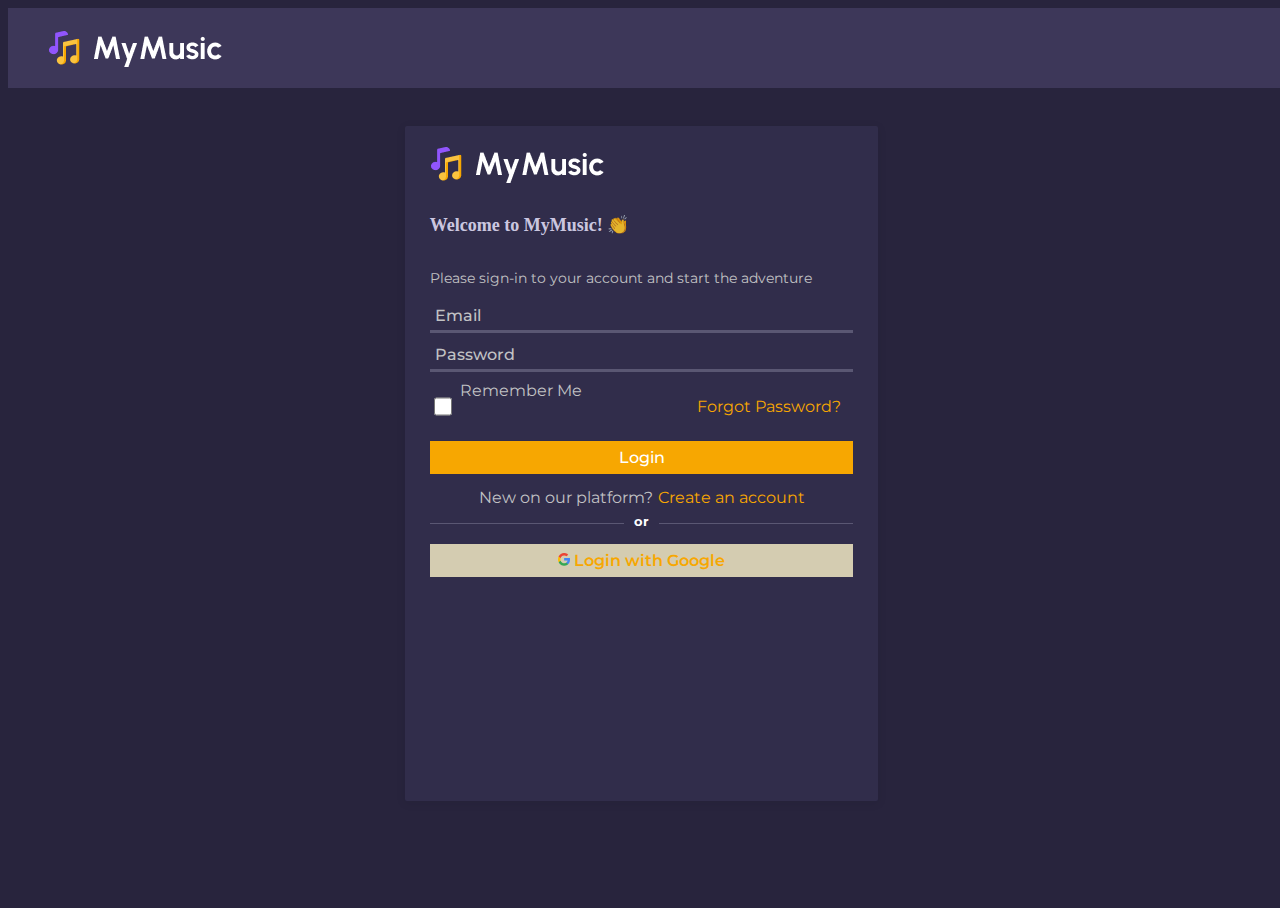
<file: index.html>
<!DOCTYPE html>
<html lang="en">
<head>
    <meta charset="UTF-8">
    <meta name="viewport" content="width=device-width, initial-scale=1.0">
    <link rel="stylesheet" href="style.css">
    <link rel="stylesheet" href="https://fonts.googleapis.com/css2?family=Montserrat:wght700;600;500;400&display=swap">
    <title>My Music</title>
</head>
<body>
    <header>
        <div class="navigation">
            <div class="logo">
                <img src="Assets/logo.png" alt="MyMusic Logo">
            </div>
        </div>
    </header>
    <div class="wrapper">
        <div class="card1">
            <div class="content">
                <div class="text">
                    <img src="Assets/logo.png" alt="">
                    <h3>Welcome to MyMusic! 👏</h3>
                    <p>Please sign-in to your account and start the adventure</p>
                </div>
                <div class="frame">
                    <form action="#">
                        <div class="input-group">
                            <label for="email">Email</label>
                            <input type="email" id="email" name="email" required>
                        </div>
                        <div class="input-group">
                            <label for="password">Password</label>
                            <input type="password" id="password" name="password" required>
                        </div>
                        <div class="checkbox-group">
                            <input type="checkbox" id="rememberMe" name="rememberMe">
                            <label for="rememberMe">Remember Me</label>
                            <p class="forgot-password">
                                <a href="#">Forgot Password?</a>
                            </p>
                        </div>
                        <p class="login">
                            <a href="#">Login</a>
            
                        </p>
                        <p class="create-account">
                            New on our platform?<a href="#">Create an account</a>
                        </p>
                        <h2><span>or</span></h2>
                        <div class="Login-button">
                            <img src="Assets/logos_google-icon.png" alt="">
                            <a href="#">Login with Google</a>
                        </div>
                    </form>
                </div>
            </div>
        </div>
    </div>
</body>
</html>
</file>
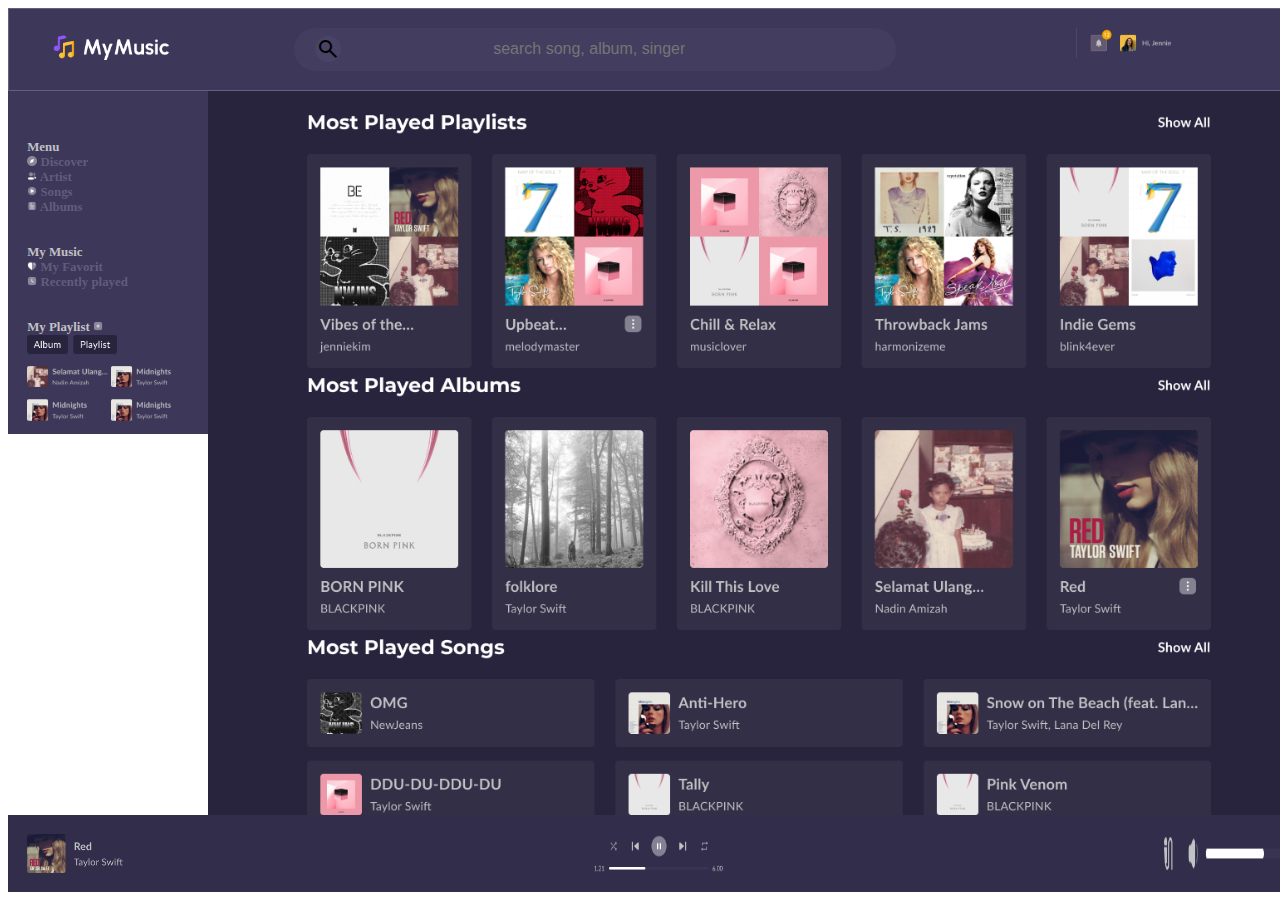
<file: homepage.html>
<!DOCTYPE html>
<html lang="en">
<head>
    <meta charset="UTF-8">
    <meta name="viewport" content="width=device-width, initial-scale=1.0">
    <link rel="stylesheet" href="homepage.css">
    <link rel="stylesheet" href="https://fonts.googleapis.com/css2?family=Material+Symbols+Outlined:opsz,wght,FILL,GRAD@20..48,100..700,0..1,-50..200" />

    <title>Homepage</title>
</head>
<body>
    <nav class="navbar">
        <div class="logo">
            <img src="Assets/logo.png" alt="">
        </div>
        <div class="search">
            <span class="search icn material-symbols-outlined">search</span>
            <input class="search-input" type="search" placeholder="search song, album, singer ...">
        </div>
        <div class="account">
            <img src="Assets/nav 3.png" alt="">
        </div>
    </nav>
    
    <aside class="sidebar">
        <div class="wrapper">
            <h6 class="menu">Menu
                <div class="Discover">
                    <span><img src="Assets/Discovery.png" width="10px" alt=""></span>
                    <span>Discover</span>
                </div>
                <div class="Artist">
                    <span><img src="Assets/artist.png" width="10px" alt=""></span>
                    <span>Artist</span>
                </div>
                <div class="songs">
                    <span><img src="Assets/songs.png" width="10px" alt=""></span>
                    <span>Songs</span>
                </div>
                <div class="albums">
                    <span><img src="Assets/albums.png" width="10px" alt=""></span>
                    <span>Albums</span>
                </div>
            </h6>
            <h6 class="mymusic">My Music
                <div class="myfavorit">
                    <span><img src="Assets/favorit.png" width="10px" alt=""></span>
                    <span>My Favorit</span>
                </div>
                <div class="albums">
                    <span><img src="Assets/recently played.png" width="10px" alt=""></span>
                    <span>Recently played</span>
                </div>
            </h6>
            <h6 class="myplaylist">My Playlist <span><img src="Assets/plus.png" width="10px" alt=""></span>
                <div>
                    <img src="Assets/Frame 1000004505.png" width="50%" alt="">
                </div>
                <div>
                    <img src="Assets/card 1.png" width="45%" alt="">
                    <img src="Assets/Card.png" width="45%" alt="">
                    <img src="Assets/Card.png" width="45%" alt="">
                    <img src="Assets/Card.png" width="45%" alt="">
    
                </div>
            </h6>
        </div>



    </aside>
    <main>
        <div class="most-played-playlist-Albums">
            <span><img src="Assets/most played playlist.png" width="85%" alt=""></span>
            <span><img src="Assets/most played albums.png" width="85%" alt=""></span>
            

        </div>
        <div class="most-played-songs frequently-played-artists">
            <span><img src="Assets/most played songs.png" width="85%" alt=""></span>
            <span class="frequently-played-artist"><img src="Assets/frequently played artist.png"  width="85%" alt=""></span>
        </div>    
    </main>
    <footer>
        <img src="Assets/footer 1.png" alt="">
        <img src="Assets/footer 2.png" alt="">
        <img src="Assets/footer 3.png" alt="">
    </footer>
</body>
</html>
</file>
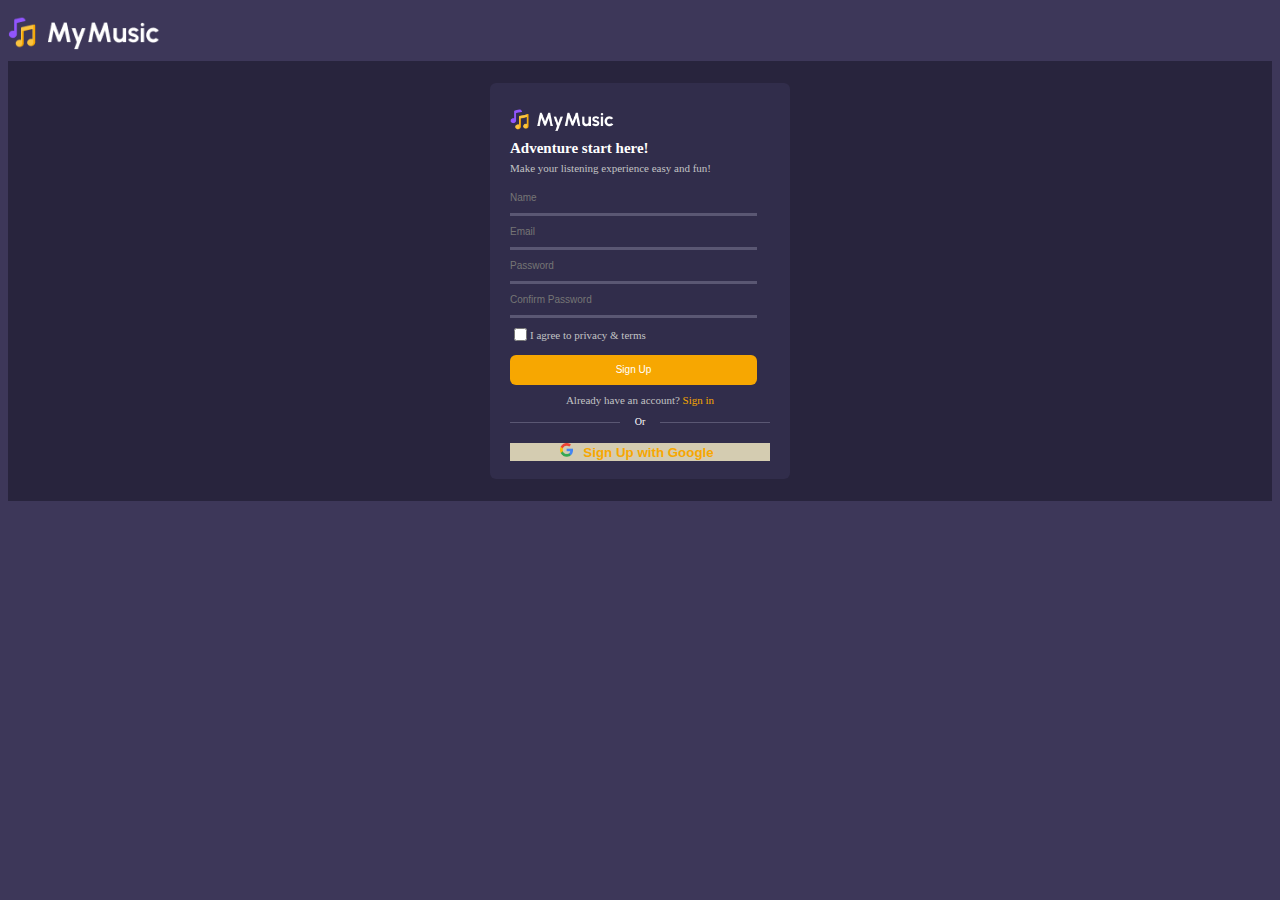
<file: register.html>
<!DOCTYPE html>
<html lang="en">
<head>
    <meta charset="UTF-8">
    <meta name="viewport" content="width=device-width, initial-scale=1.0">
    <link rel="stylesheet" href="register.css">
    <link rel="stylesheet" href="https://fonts.googleapis.com/css2?family=Montserrat:wght700;600;500;400&display=swap">
    <title>Registration</title>
</head>
<body>
    <nav><img src="Assets/logo.png" alt=""></nav>
    <div class="container">
        <div class="wrapper">
            <img src="Assets/logo.png" alt="">
            <h3>Adventure start here!</h3>
            <h5>Make your listening experience easy and fun!</h5>
            <form action="#">
                <div class="input-box">
                    <input type="text" placeholder="Name" required>
                </div>
                <div class="input-box">
                    <input type="text" placeholder="Email" required>
                </div>
                <div class="input-box">
                    <input type="password" placeholder="Password" required>
                </div>
                <div class="input-box">
                    <input type="password" placeholder="Confirm Password" required>
                </div>
                <div class="policy">
                    <input type="checkbox">
                    <h5>I agree to privacy & terms</h5>
    
                </div>
                <div class="input-box button">
                    <input type="submit" value="Sign Up">
                </div>
                <div class="text">
                    <h5>Already have an account? <a href="#">Sign in</a></h5>
                </div>
                <h4><span>Or</span></h4>
                <div class="Login-button">
                    <img src="Assets/logos_google-icon.png" alt="">
                    <input type="submit" value="Sign Up with Google">
                </div>
            </form>
        </div>
    </div>
</body>
</html>
</file>
<file: style.css>
@import url('https://fonts.googleapis.com/css2?family=Montserrat:wght@700;600;500;400&display=swap')



* {
    padding: 0;
    margin: 0;
    box-sizing: border-box;
}

body,html {
    width: 100%;
    height: 100%;
    background-color: #28243D;
    font-family: 'Montserrat', sans-serif;
}

.header {
    width: max-content;
    border: box-sizing; 
    position: fixed;
}

.navigation {
    width: 100%;
    height: 80px;
    border: 0px 0px 1px 0px;
    gap: 24px;
    background-color: #3D3759;
    justify-content: center;
}

.logo {
    width: 272px;
    height: 80px;
    border: 0px 1px 0px 0px;
    padding: 12px 0px 12px 40px;
    gap: 36px;
}

.wrapper {
    margin: 3% 50% 10% 31%;
    position: relative;
    width: 37%;
    height: 75%;
    border-radius: 2px;
    background-color: #312D4B;
    box-shadow: 0px 2px 10px 0px #1311201A;
}

.card1 {
    padding: 0 25px 0 25px;
    margin: 0 25px 0 0 25px;
}

.text img {
    padding: 10px 0 0 0;
}

.text h3 {
    padding: 0 0 15px 0;
    font-family: Lato;
    font-size: 18px;
    color: #E7E3FCDE;
    font-weight: 700;
    text-align: left;
}


.text p {
    font-family: sans-serif 500;
    font-size: 14px;
    color: #C1C2C4;
}

.input-group {
    padding: 5px;
    border-bottom: solid #E7E3FC3B;
    font-family: sans-serif 500;
    margin: 7px 0 0 0;
}


.input-group label {
    font: Lato;
    font-weight: 500;
    color: #C1C2C4;
}

.input-group input {
    background: transparent;
    border: none;

}

.checkbox-group {
    display: flex;
    white-space: nowrap;
    color: #C1C2C4;
    margin: 9px 0 9px 0;
}

.checkbox-group input {
    width: 18px;
    border: 2px solid #F7A701;
}
  

.checkbox-group label {
    padding: 0 55px 0 5px;
}

.forgot-password a {
    text-decoration: none;
    color: #F7A701;
    padding: 0 0 0 60px;


}

.login {
    border: 2px solid;
    background: #F7A701;
    border-color: transparent;
    text-align: center;
    padding: 5px 0 5px 0;
    margin: 5px 0 0 0;
}

.login a {
    text-decoration: none;
    color: #FFFFFF;
    font-weight: 500;

}

.create-account {
    color: #C1C2C4;
    display: flex;
    justify-content: center;
    margin: 14px;
}



.create-account a {
    text-decoration: none;
    color: #F7A701;
    padding: 0 0 0 5px;

}

h2 { 
    width:100%; 
    text-align:center; 
    border-bottom: 1px solid #E7E3FC3B; 
    line-height:0.1em; 
    margin:10px 0 20px; 
    color: #FFFFFF;
    font-size: small;
} 

 
h2 span { 
    background: #312D4B; 
    padding:0 10px; 
}

.Login-button {
    border: 2px solid;
    background: #FEF4CBCC;
    border-color: transparent;
    text-align: center;
    padding: 5px 0 5px 0;
}

.Login-button img {
    width: 3%; 
    height: auto;
}

.Login-button a {
    text-decoration: none;
    color: #F7A701;
    font-weight: 600;

}


@media screen and (max-width: 662px) {
    .navigation {
        width: 100%;
    }

    .wrapper {
        width: 95%;
        margin: 50px 70px 0 0;
        flex-wrap: wrap;
        padding: 50px 0 0 0;
    }

    .forgot-password a {
        display: flex;
        flex-wrap: wrap;
        align-items: center;
        
    }
    .checkbox-group label {
        padding: 0 80px -50px 5px;
    }


}

@media screen and (max-width: 1039px) {

    .navigation {
        display: flex;
        align-items: center;
        width: 100%;
    }
    .wrapper {
        width: 85%;
        margin: 0 10px 0 30px;
        flex-wrap: wrap;
    }
    .forgot-password a {
        display: flex;
        flex-wrap: wrap;
        
    }
}



/*
.card1 {
    width: 50%;
    height: auto;
    padding: 36px ;
    margin: auto;
    background-color: #312D4B;
    box-shadow: 0px 2px 10px 0px #1311201A;
}


.checkbox-group {
    display: flex;
    flex-direction: row;
    justify-content: space-between
}

.input-group {
    display: ;
    border-bottom: 1px solid #E7E3FC3B
}
/*
main {
    width: 1440px;
    height: 944px;
    padding: 24px 0px 0px 0px;
    gap: 40px;
    opacity: 0px;
}

.card1 {
    margin: 0 50% 0 50%;
    width: 450px;
    height: 582px;
    padding: 36px 0px 0px 0px;
    gap: 0px;
    border-radius: 6px 0px 0px 0px;
    opacity: 0px;
    background-color: #312D4B;
    box-shadow: 0px 2px 10px 0px #1311201A;
}
</file>
<file: homepage.css>
html {
    display: grid;
    height: 100%;
}

body {
  display: grid;
  grid-template-rows: auto 1fr auto;
  grid-template-columns: 200px 1fr;
  min-height: 0;
  gap: 0px;
  font-size: 1.2em;
}

nav {
    grid-column: 1/-1;
    background: red;
    padding: 1em;
    margin: 0;
    width: 100%;
}

.navbar {
    display: grid;
    grid-template-columns: repeat(3, 1fr);
    background-color: #3D3759;
    border: 1px solid #E7E3FC3B;
}

.account img {
    width: 110px;
    padding: 0 0 0 30px;
    margin: 0;
}

.logo {
    width: 50%;
} 


.logo img {
    width: 95%;
    padding: 0 0 0 25px;
}

.search {
    width: max-content;
    display: flex;
    align-items: center;
    padding: 1px;
    border-radius: 30px;
    background: #E7E3FC0A;
    margin: 0 150px 0 20px;
    width: 600px;
}

.search-input {
    font-size: 16px;
    color: #333333;
    margin-left: 2px;
    outline: none;
    border: none;
    background: transparent;
    flex: 1;
    padding: 0 300px 0 0;

}

aside {
    background: #3D3759;
    padding: 1em;
    width: 90%;
    height: 305px;
    margin: 0;

}

.sidebar span {
    color: #E7E3FC3B;
}

.mymusic {
    margin: 0;
}

.wrapper {
    color: #C1C2C4;
    
}


main {
    background: #28243D;
    padding: 1em;
    overflow: auto;
    width: 100%;
    text-align: center;

}



footer {
    grid-column: 1/-1;
    width: 100%;
    background: #312D4B;
    padding: 1em;
    display: flex;
    justify-content: space-between;
}

footer img {
    width: 130px;
}




frequently-played-artist {
    padding: 0 0 0;
}








/*
* {
	box-sizing: border-box;
}

body {
	margin: 0;
	font-family: Arial, sans-serif;
	background-color: #f5f5f5;
}

header {
	background-color: #333;
	color: white;
	padding: 20px;
	text-align: center;
}

main {
	padding: 20px;
}

.grid {
	display: grid;
	grid-template-columns: repeat(3, 1fr);
	grid-gap: 20px;
}

.card {
	background-color: white;
	border-radius: 5px;
	overflow: hidden;
	box-shadow: 0 2px 5px rgba(0, 0, 0, 0.1);
	transition: transform 0.3s;
}

.card:hover {
	transform: translateY(-5px);
}

.card img {
	width: 100%;
	height: 200px;
	object-fit: cover;
}

.card h2 {
	padding: 10px;
	background-color: #333;
	color: white;
	margin: 0;
}

.card p {
	padding: 10px;
	text-align: center;
}
</file>
<file: register.css>
@import url('https://fonts.googleapis.com/css2?family=Montserrat:wght@700;600;500;400&display=swap')


* {
    margin: 0;
    padding: 0;
    box-sizing: border-box;
    font-family: 'Montserrat', sans-serif;
}

html {
    background-color:  #3D3759;
}

.container {
    /*min-height: 100vh;*/
    display: flex;
    align-items: center;
    justify-content: center;
    background: #28243D;
    height: 440px;
    width: 100%;

}

nav img {
    width: 12%;
    
}

.wrapper {
    position: relative;
    max-width: 300px;
    width: 100%;
    height: 90%;
    background: #312D4B;
    padding: 20px;
    border-radius: 6px;
    box-shadow: #1311201A;
    box-sizing: border-box;

}

.wrapper img {
    width: 40%;
}

.wrapper h3 {
    position: relative;
    font-size: 15px;
    font-weight: 600;
    color: #FFFFFF;
    margin: 0;
}

.wrapper h5 {
    position: relative;
    font-size: 11px;
    font-weight: 500;
    color: #C1C2C4;
    margin: 0;
    padding: 5px 0 ;
}

/*
.wrapper h2::before {
    content: ' ';
    position: absolute;
    left: 0;
    bottom: 0;
    height: 3px;
    width: 28px;
    border-radius: 12px;
    background: ;

}
*/

.wrapper form {
    margin-top: 0;
}

.wrapper form .input-box {
    height: 30px;
    margin: 4px 0;
    
}


form .input-box input {
    height: 100%;
    width: 95%;
    padding: 0 0;
    font-size: 10px;
    font-weight: 400;
    color: #C1C2C4;
    border: transparent;
    /*border-bottom-width: 2px;*/
    background: transparent;
    border-bottom: solid #E7E3FC3B;
}

form .policy {
    display: flex;
    align-items: center;
    padding: 5px 0;
    color: #C1C2C4;
}

form h5 {
    color: #C1C2C4;
    font-size: px;
    font-weight: 500;
    margin-left: px;
}

.input-box.button input {
    color: #FFFFFF;
    background: #F7A701;
    border: none;
    border-radius: 6px;
    cursor: pointer;
}
form .text h5 {
    color: #C1C2C4;
    width: 100%;
    text-align: center;
}

form .text h5 a {
    color: #F7A701;
    text-decoration: none;
}

h4 {
    margin: 0;
    text-align: center;
    width:100%; 
    border-bottom: 1px solid #E7E3FC3B; 
    line-height:0.1em; 
    margin:10px 0 20px; 
    color: #FFFFFF;
    font-size: 10px;
    font-weight: 500;
}

h4 span { 
    background: #312D4B; 
    padding:0 15px; 
}

.Login-button img {
    width: 5%;
}

.Login-button input {
    background: transparent;
    border: none;
    cursor: pointer;
    color: #F7A701;
    font-weight: 600;
    size: 16px
}

.Login-button {
    background: #FEF4CBCC;
    text-align: center;
    margin: 0;
}

@media screen and (max-width: 662px) {
    nav {
        text-align: center;
    }
}

/*
h4 { 
    width:100%; 
    text-align:center; 
    border-bottom: 1px solid #E7E3FC3B; 
    line-height:0.1em; 
    margin:10px 0 20px; 
    color: #FFFFFF;
    font-size: small;
} 

 
h4 span { 
    background: #312D4B; 
    padding:0 10px; 
}
</file>
